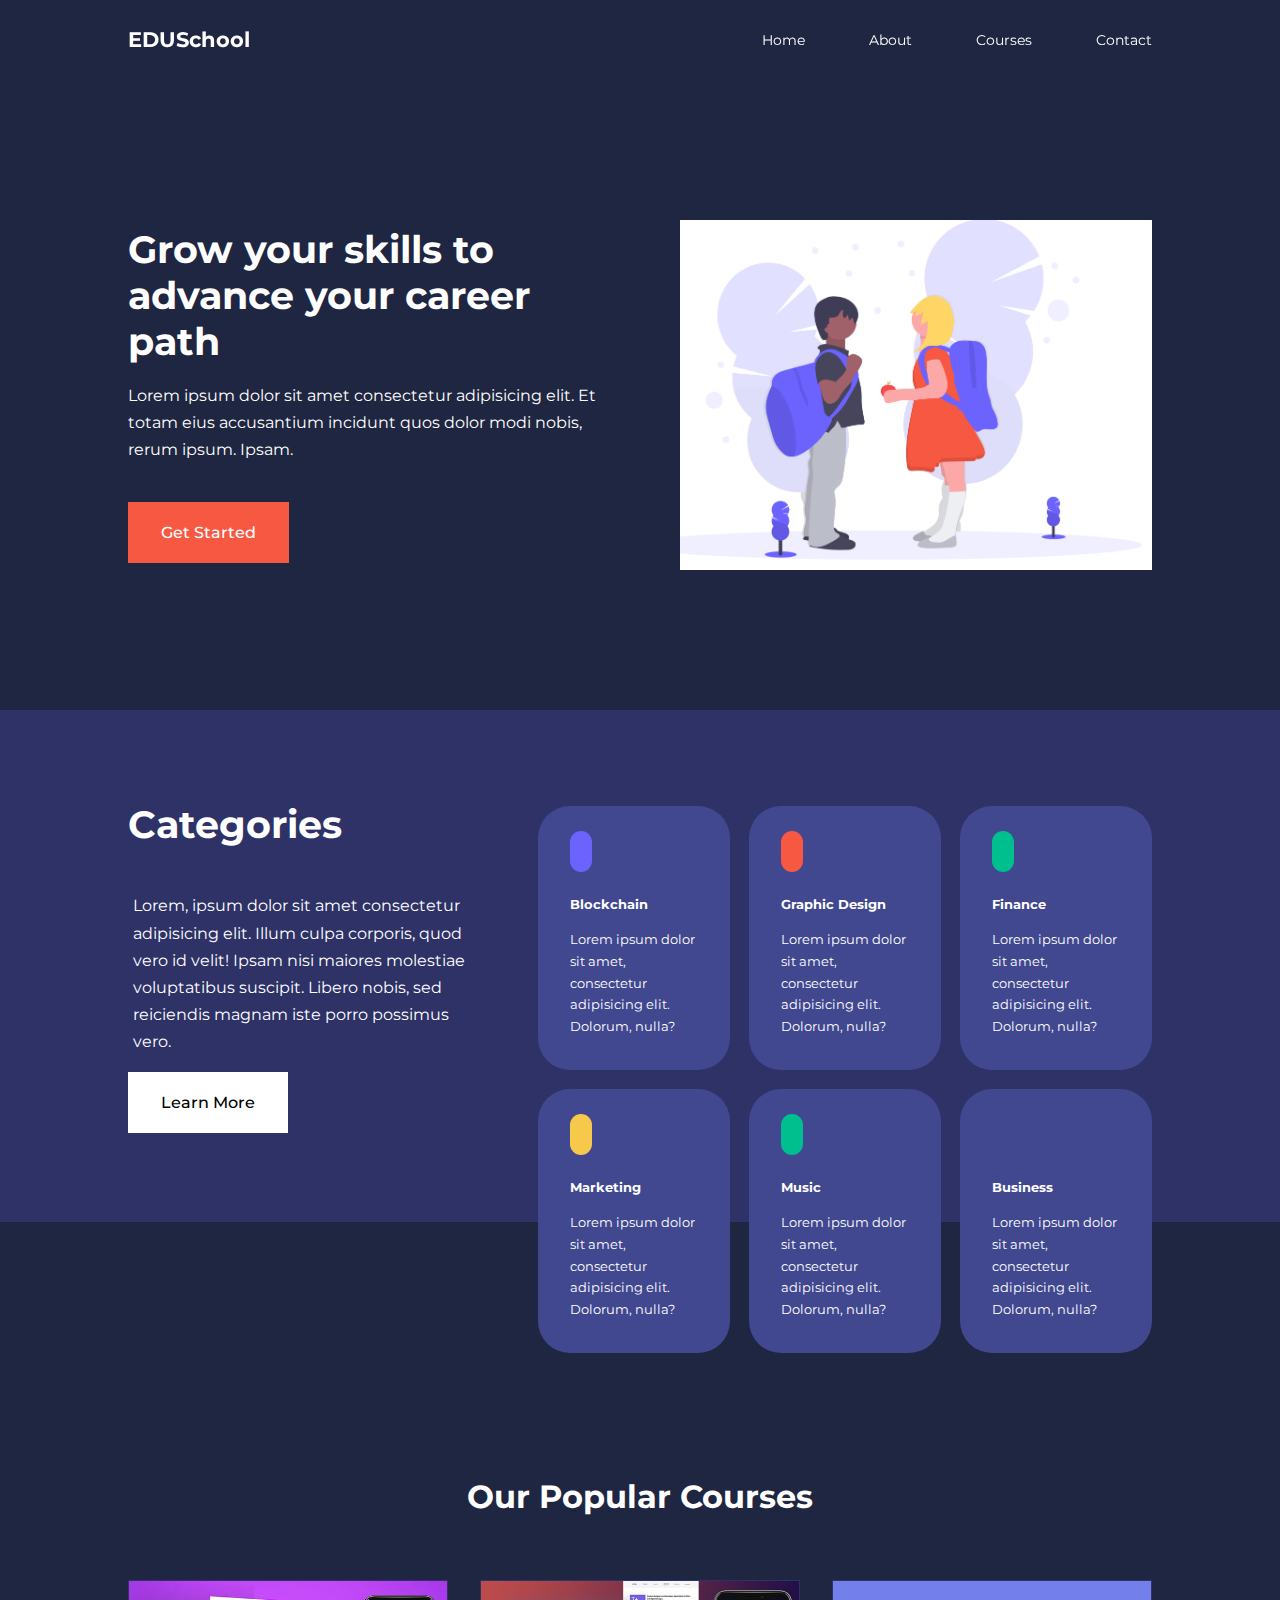
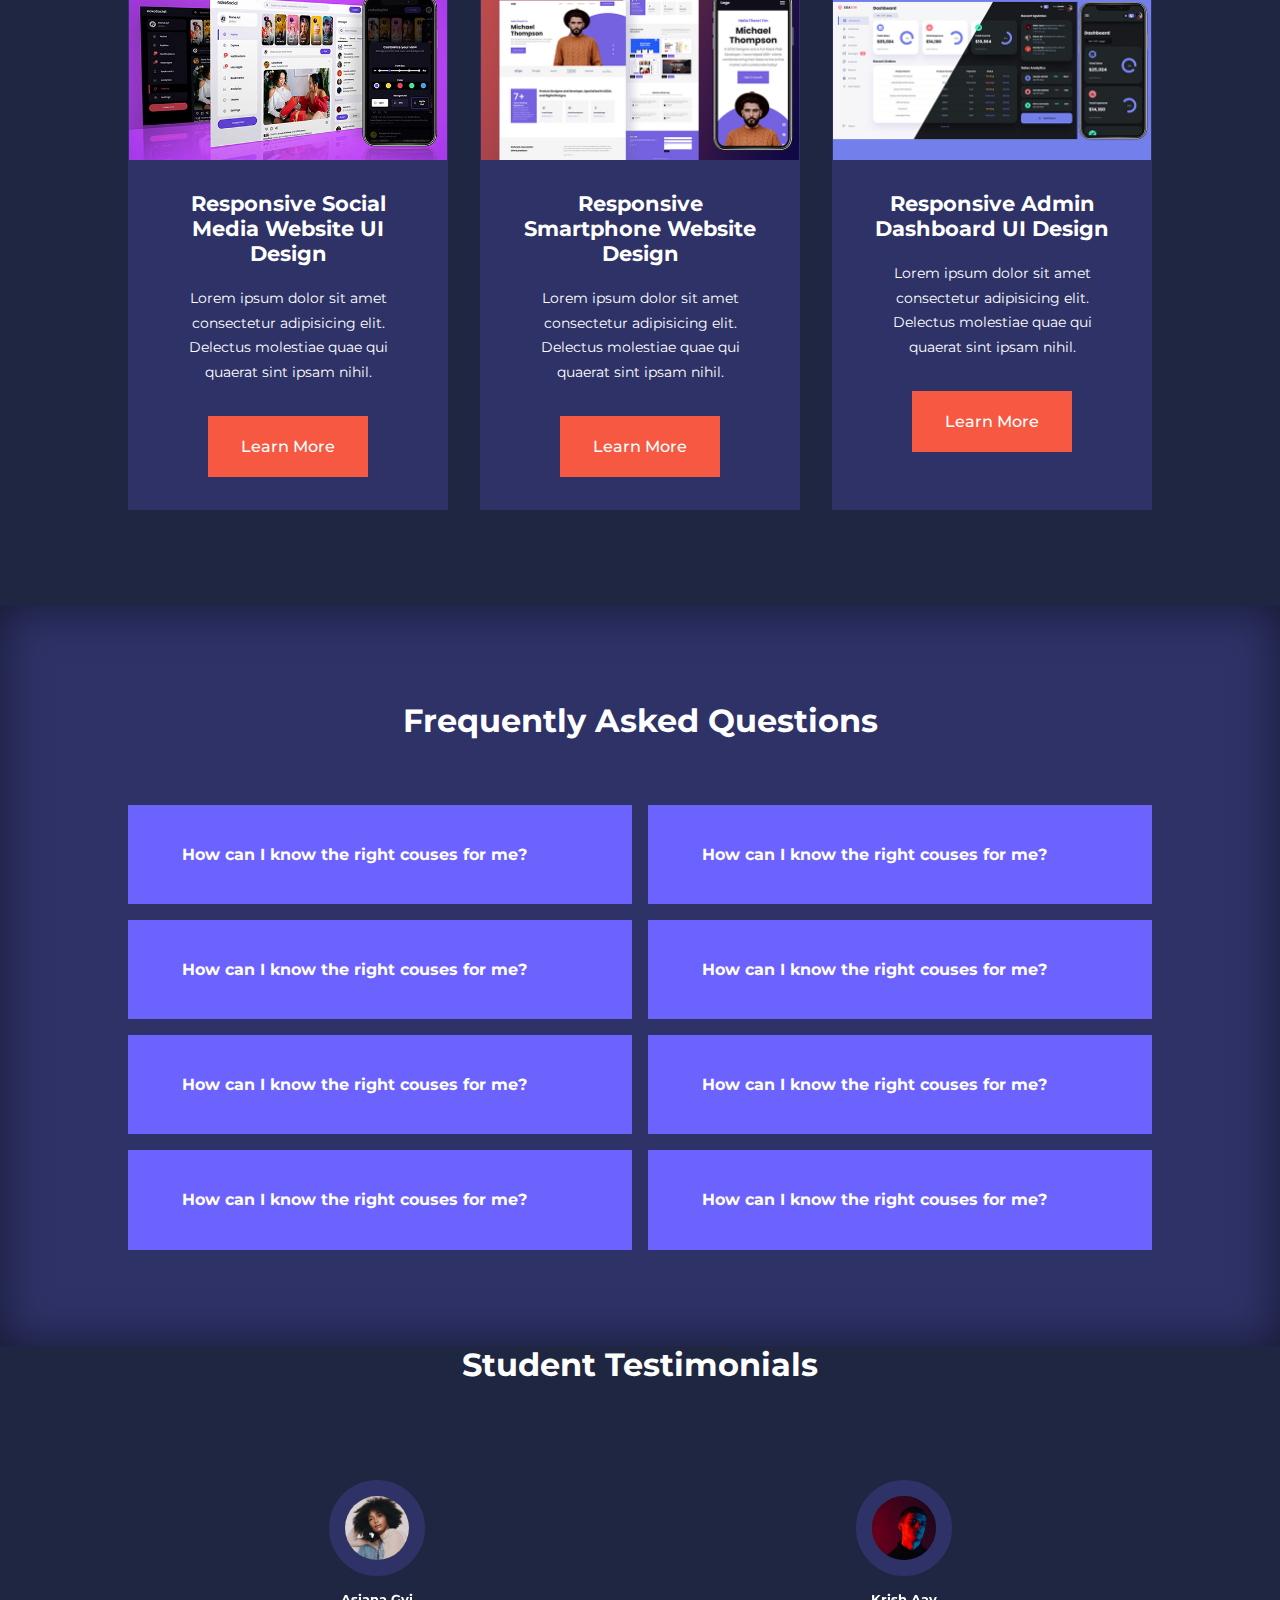
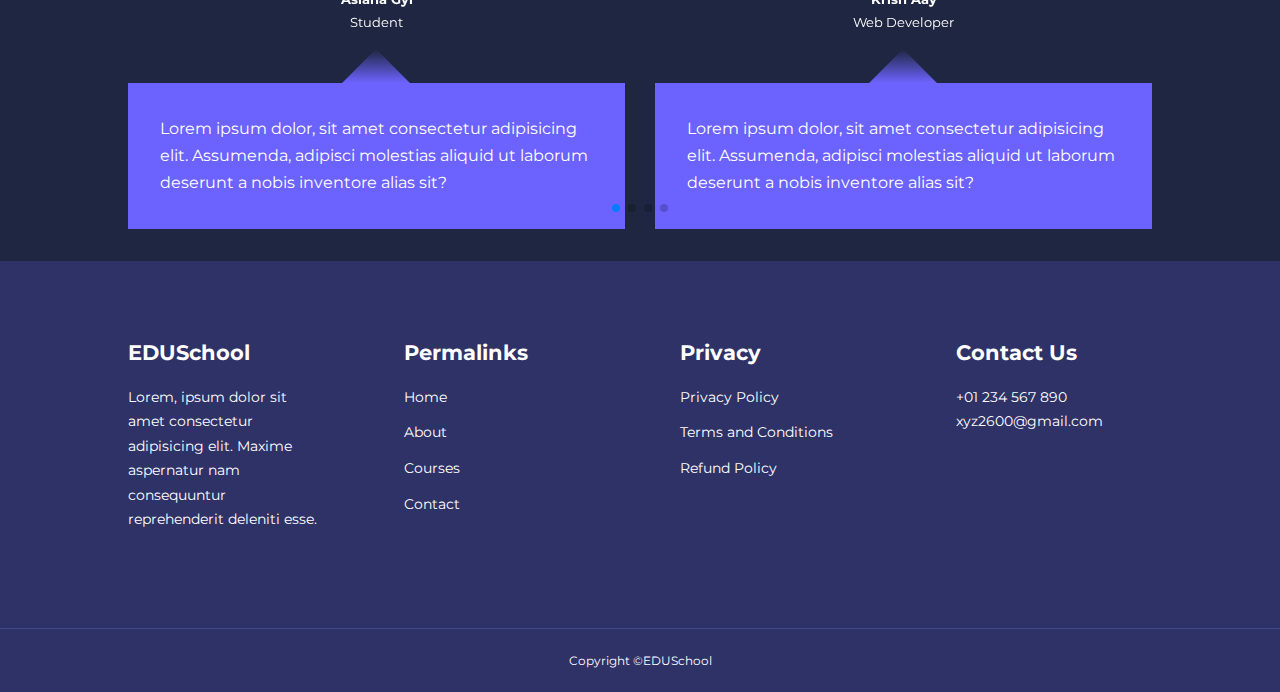
<file: index.html>
<!DOCTYPE html>
<html lang="en">
<head>
    <meta charset="UTF-8">
    <meta name="viewport" content="width=device-width, initial-scale=1.0">
    <title>Multipage responsive website </title>
 
   <link rel="stylesheet" href="./css/style.css">

   <!-- swiperjs -->
   <link rel="stylesheet"
     href="https://cdn.jsdelivr.net/npm/swiper@10/swiper-bundle.min.css"/>

   <!-- iconscout cdn -->
   <link rel="stylesheet" href="https://unicons.iconscout.com/release/v2.1.6/css/unicons.css">
    
   <!-- google fonts -->
   <link rel="preconnect" href="https://fonts.googleapis.com">
   <link rel="preconnect" href="https://fonts.gstatic.com" crossorigin>
   <link href="https://fonts.googleapis.com/css2?family=Montserrat:wght@300;400;500;600;700;800;900&family=Nunito:wght@200;300;400;500;600&display=swap" rel="stylesheet">


</head>
<body>
      
   <!-- ============= Navbar ============== -->
     <nav>
        <div class="container nav_container">
            <a href="index.html"><h4>EDUSchool</h4></a>
            <ul class="nav_menu">
                <li><a href="index.html">Home</a></li>
                <li><a href="about.html">About</a></li>
                <li><a href="courses.html">Courses</a></li>
                <li><a href="contact.html">Contact</a></li>
            </ul>
            <button id="open-menu-btn"><i class="uil uil-bars"></i></button>
            <button id="close-menu-btn"><i class="uil uil-multiply"></i></button>

        </div>
     </nav>


       <!-- ============= Header ============== -->

     <header>
        <div class="container header_container">
            <div class="header_left">
                <h1>Grow your skills to advance your career path </h1>
                <p>
                    Lorem ipsum dolor sit amet consectetur adipisicing elit.
                    Et totam eius accusantium incidunt quos dolor modi 
                    nobis, rerum ipsum. Ipsam.</p>
                    <a href="courses.html" class="btn btn-primary">Get Started</a>
            </div>
            <div class="header_right">
                <div class="header_right_image">
                    <img src="./images/main.png" alt="Started">
                </div>
            </div>
                
        </div>
     </header>

   
     <!-- +++++++++++ Categories +++++++++++++ -->

     <section class="categories">
        <div class="container categories_container">
            <div class="categories_left">
                <h1>Categories</h1>
                <p>
                    Lorem, ipsum dolor sit amet consectetur 
                    adipisicing elit. Illum culpa corporis, quod
                     vero id velit! Ipsam nisi maiores molestiae 
                     voluptatibus suscipit. Libero nobis, sed reiciendis 
                     magnam iste porro possimus vero.</p>

                 <a href="#" class="btn">Learn More</a>
            </div>
            <div class="categories_right">
                 <article class="category">
                    <span class="category_icon"><i class="uil uil-bitcoin-circle"></i></span>
                    <h5>Blockchain</h5>
                    <p>Lorem ipsum dolor sit amet, consectetur adipisicing elit. Dolorum, nulla?</p>
                 </article>

                 <article class="category">
                    <span class="category_icon"><i class="uil uil-palette"></i></span>
                    <h5>Graphic Design</h5>
                    <p>Lorem ipsum dolor sit amet, consectetur adipisicing elit. Dolorum, nulla?</p>
                 </article>

                 <article class="category">
                    <span class="category_icon"><i class="uil uil-usd-circle"></i></span>
                    <h5>Finance</h5>
                    <p>Lorem ipsum dolor sit amet, consectetur adipisicing elit. Dolorum, nulla?</p>
                 </article>

                 <article class="category">
                    <span class="category_icon"><i class="uil uil-megaphone"></i></span>
                    <h5>Marketing</h5>
                    <p>Lorem ipsum dolor sit amet, consectetur adipisicing elit. Dolorum, nulla?</p>
                 </article>

                 <article class="category">
                    <span class="category_icon"><i class="uil uil-music"></i></span>
                    <h5>Music</h5>
                    <p>Lorem ipsum dolor sit amet, consectetur adipisicing elit. Dolorum, nulla?</p>
                 </article>

                 <article class="category">
                    <span class="category_icon"><i class="uil uil-puzzle-piece"></i></span>
                    <h5>Business</h5>
                    <p>Lorem ipsum dolor sit amet, consectetur adipisicing elit. Dolorum, nulla?</p>
                 </article>

            </div>

        </div>
     </section>

     <!-- +++++++++++ Courses +++++++++++++ -->

     <section class="courses">
      <h2>Our Popular Courses</h2>
      <div class="container courses_container">
         <article class="course">
            <div class="course_img">
               <img src="./images/course1.jpg" alt="course1">
            </div>
            
            <div class="course_info">
               <h4>Responsive Social Media Website UI Design</h4>
            <p>Lorem ipsum dolor sit amet consectetur adipisicing elit.
                Delectus molestiae quae qui quaerat sint ipsam nihil.</p>
            <a href="courses.html" class="btn btn-primary">Learn More</a>
            </div>

         </article>

         <article class="course">
            <div class="course_img">
               <img src="./images/course2.jpg" alt="course1">
            </div>

             <div class="course_info">
               <h4>Responsive Smartphone Website Design</h4>
            <p>Lorem ipsum dolor sit amet consectetur adipisicing elit.
                Delectus molestiae quae qui quaerat sint ipsam nihil.</p>
            <a href="courses.html" class="btn btn-primary">Learn More</a>
             </div>
            
         </article>

         <article class="course">
            <div class="course_img">
               <img src="./images/course3.jpg" alt="course1">
            </div>
             <div class="course_info">
               <h4>Responsive Admin Dashboard UI Design</h4>
               <p>Lorem ipsum dolor sit amet consectetur adipisicing elit.
                   Delectus molestiae quae qui quaerat sint ipsam nihil.</p>
               <a href="courses.html" class="btn btn-primary">Learn More</a>
             </div>

         </article>
      </div>
     </section>

     <!-- +++++++++++ FAQs +++++++++++++ -->

      <section class="faqs">
         <h2>Frequently Asked Questions</h2>
         <div class="container faqs_container">
            <article class="faq">
               <div class="faq_icon"><i class="uil uil-plus"></i></div>
               <div class="ques_ans">
                  <h4>How can I know the right couses for me?</h4>
                  <p>Lorem ipsum dolor sit amet consectetur adipisicing elit. Odio, non. Sint, architecto temporibus quas amet eius laboriosam dolorem molestias magni.</p>
               </div>
            </article>

            <article class="faq">
               <div class="faq_icon"><i class="uil uil-plus"></i></div>
               <div class="ques_ans">
                  <h4>How can I know the right couses for me?</h4>
                  <p>Lorem ipsum dolor sit amet consectetur adipisicing elit. Odio, non. Sint, architecto temporibus quas amet eius laboriosam dolorem molestias magni.</p>
               </div>
            </article>

            <article class="faq">
               <div class="faq_icon"><i class="uil uil-plus"></i></div>
               <div class="ques_ans">
                  <h4>How can I know the right couses for me?</h4>
                  <p>Lorem ipsum dolor sit amet consectetur adipisicing elit. Odio, non. Sint, architecto temporibus quas amet eius laboriosam dolorem molestias magni.</p>
               </div>
            </article>

            <article class="faq">
               <div class="faq_icon"><i class="uil uil-plus"></i></div>
               <div class="ques_ans">
                  <h4>How can I know the right couses for me?</h4>
                  <p>Lorem ipsum dolor sit amet consectetur adipisicing elit. Odio, non. Sint, architecto temporibus quas amet eius laboriosam dolorem molestias magni.</p>
               </div>
            </article>

            <article class="faq">
               <div class="faq_icon"><i class="uil uil-plus"></i></div>
               <div class="ques_ans">
                  <h4>How can I know the right couses for me?</h4>
                  <p>Lorem ipsum dolor sit amet consectetur adipisicing elit. Odio, non. Sint, architecto temporibus quas amet eius laboriosam dolorem molestias magni.</p>
               </div>
            </article>

            <article class="faq">
               <div class="faq_icon"><i class="uil uil-plus"></i></div>
               <div class="ques_ans">
                  <h4>How can I know the right couses for me?</h4>
                  <p>Lorem ipsum dolor sit amet consectetur adipisicing elit. Odio, non. Sint, architecto temporibus quas amet eius laboriosam dolorem molestias magni.</p>
               </div>
            </article>

            <article class="faq">
               <div class="faq_icon"><i class="uil uil-plus"></i></div>
               <div class="ques_ans">
                  <h4>How can I know the right couses for me?</h4>
                  <p>Lorem ipsum dolor sit amet consectetur adipisicing elit. Odio, non. Sint, architecto temporibus quas amet eius laboriosam dolorem molestias magni.</p>
               </div>
            </article>

            <article class="faq">
               <div class="faq_icon"><i class="uil uil-plus"></i></div>
               <div class="ques_ans">
                  <h4>How can I know the right couses for me?</h4>
                  <p>Lorem ipsum dolor sit amet consectetur adipisicing elit. Odio, non. Sint, architecto temporibus quas amet eius laboriosam dolorem molestias magni.</p>
               </div>
            </article>

         </div>
      </section>

      <!-- ============ testimonials =========== -->
        
      <section class="container testimonials_container swiper mySwiper">
         <h2>Student Testimonials</h2>
         <div class="swiper-wrapper">
            <article class="testimonial swiper-slide">
                <div class="avatar">
                  <img src="./images/avatar1.jpg" alt="avatar1">
               </div>
                  <div class="testimonial_info">
                     <h5>Asiana Gyi</h5>
                     <small>Student</small>
                  </div>
                     <div class="testimonial_body">
                        <p>Lorem ipsum dolor, sit amet consectetur adipisicing elit. 
                           Assumenda, adipisci molestias aliquid ut laborum deserunt 
                           a nobis inventore alias sit?</p>                            
                </div>
            </article>

            <article class="testimonial swiper-slide">
               <div class="avatar">
                 <img src="./images/avatar2.jpg" alt="avatar2">
              </div>
                 <div class="testimonial_info">
                    <h5>Krish Aay</h5>
                    <small>Web Developer</small>
                 </div>
                    <div class="testimonial_body">
                       <p>Lorem ipsum dolor, sit amet consectetur adipisicing elit. 
                          Assumenda, adipisci molestias aliquid ut laborum deserunt 
                          a nobis inventore alias sit?</p>                            
               </div>
           </article>

           <article class="testimonial swiper-slide">
            <div class="avatar">
              <img src="./images/avatar3.jpg" alt="avatar1">
           </div>
              <div class="testimonial_info">
                 <h5>Adam Christ</h5>
                 <small>Student</small>
              </div>
                 <div class="testimonial_body">
                    <p>Lorem ipsum dolor, sit amet consectetur adipisicing elit. 
                       Assumenda, adipisci molestias aliquid ut laborum deserunt 
                       a nobis inventore alias sit?</p>                            
            </div>
        </article>

        <article class="testimonial swiper-slide">
         <div class="avatar">
           <img src="./images/avatar4.jpg" alt="avatar1">
        </div>
           <div class="testimonial_info">
              <h5>Hajia Montu</h5>
              <small>Student</small>
           </div>
              <div class="testimonial_body">
                 <p>Lorem ipsum dolor, sit amet consectetur adipisicing elit. 
                    Assumenda, adipisci molestias aliquid ut laborum deserunt 
                    a nobis inventore alias sit?</p>                            
            </div>
         </article>

         <article class="testimonial swiper-slide">
            <div class="avatar">
              <img src="./images/avatar5.jpg" alt="avatar1">
           </div>
              <div class="testimonial_info">
                 <h5>Khasia Faz</h5>
                 <small>Web Developer</small>
              </div>
                 <div class="testimonial_body">
                    <p>Lorem ipsum dolor, sit amet consectetur adipisicing elit. 
                       Assumenda, adipisci molestias aliquid ut laborum deserunt 
                       a nobis inventore alias sit?</p>                            
            </div>
        </article>
         </div>
         <!-- MARK -->
         <div class="swiper-pagination"></div>
         
      </section>
       
      <!-- ========= footer ========== -->
       
      <footer>
         <div class="container footer_container">
              <div class="footer_1">
               <a href="index.html" class="footer_logo"><h4>EDUSchool</h4></a>
               <p>Lorem, ipsum dolor sit amet consectetur adipisicing elit. Maxime aspernatur 
                  nam consequuntur reprehenderit deleniti esse.</p>
              </div>

              <div class="footer_2">
               <h4>Permalinks</h4>
               <ul class="permalinks">
                  <li><a href="index.html">Home</a></li>
                  <li><a href="about.html">About</a></li>
                  <li><a href="courses.html">Courses</a></li>
                  <li><a href="contact.html">Contact</a></li>
               </ul>
              </div>

              <div class="footer_3">
               <h4>Privacy</h4>
               <ul class="privacy">
                  <li><a href="#">Privacy Policy</a></li>
                  <li><a href="#">Terms and Conditions</a></li>
                  <li><a href="#">Refund Policy</a></li>
               </ul>
            </div>

            <div class="footer_4">
               <h4>Contact Us</h4>
               <div>
                  <p>+01 234 567 890</p>
                  <p>xyz2600@gmail.com</p>
               </div>
                  <ul class="footer_socials">
                     <li><a href="#"><i class="uil uil-facebook"></i></a></li>
                     <li><a href="#"><i class="uil uil-instagram-alt"></i></a></li>
                     <li><a href="#"><i class="uil uil-twitter"></i></a></li>
                     <li><a href="#"><i class="uil uil-linkedin-alt"></i></a></li>
                  </ul>
             </div>
            </div>
            <div class="footer_copyright">
              <small>Copyright &copy;EDUSchool</small>
            </div>
      </footer>



     <script src="https://cdn.jsdelivr.net/npm/swiper@10/swiper-bundle.min.js"></script>
     <script src="main.js"></script>



    <!-- swiper js -->
     <script>
       var swiper = new Swiper(".mySwiper", {
        slidesPerView: 1,
        spaceBetween: 30,
        pagination: {
          el: ".swiper-pagination",
          clickable: true,
        },
      //  when window width is>=600px
       breakpoints:{
         600:{
            slidesPerView: 2,
         }
       }
     
      });
    </script>

</body>
</html>
</file>
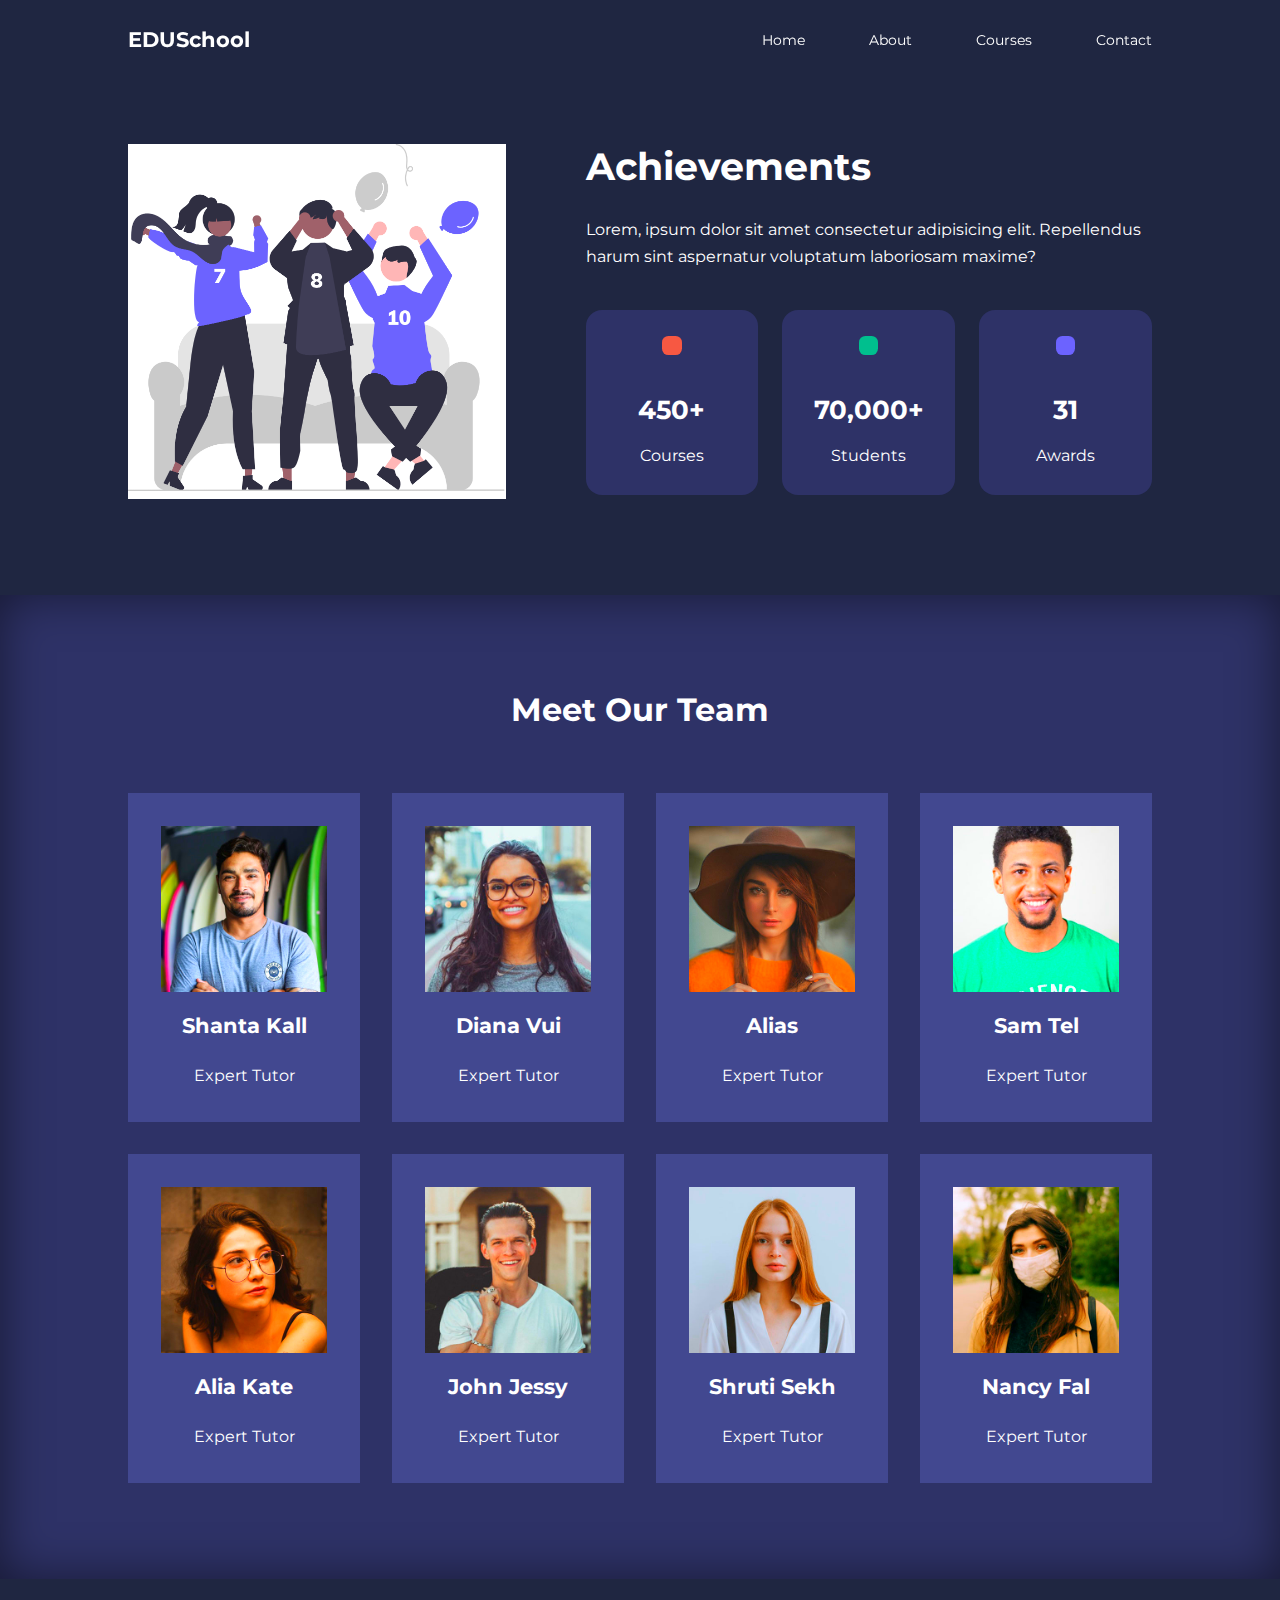
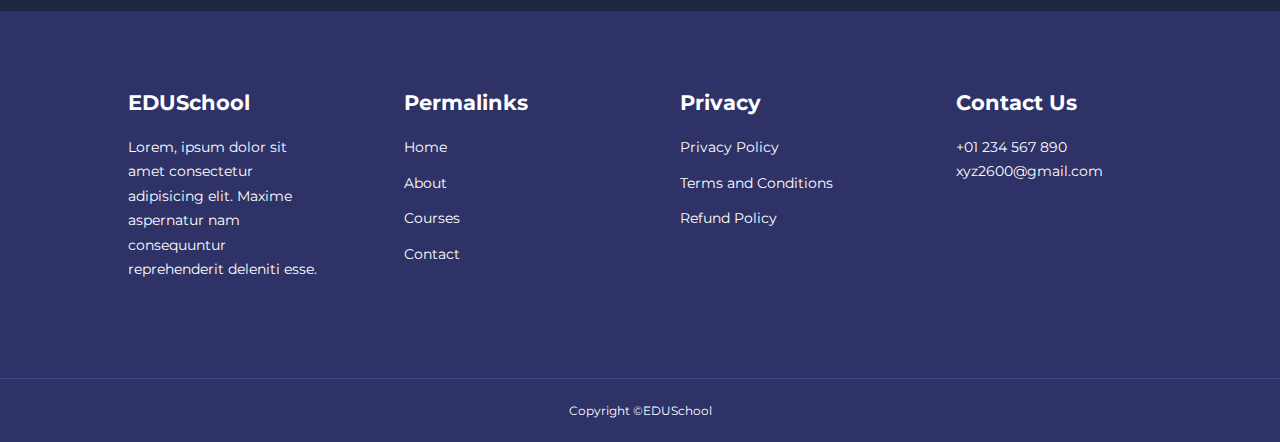
<file: about.html>
<!DOCTYPE html>
<html lang="en">
<head>
    <meta charset="UTF-8">
    <meta name="viewport" content="width=device-width, initial-scale=1.0">
    <title>Multipage responsive website </title>
 
   <link rel="stylesheet" href="./css/style.css">
   <link rel="stylesheet" href="./css/about.css">

  

   <!-- iconscout cdn -->
   <link rel="stylesheet" href="https://unicons.iconscout.com/release/v2.1.6/css/unicons.css">
    
   <!-- google fonts -->
   <link rel="preconnect" href="https://fonts.googleapis.com">
   <link rel="preconnect" href="https://fonts.gstatic.com" crossorigin>
   <link href="https://fonts.googleapis.com/css2?family=Montserrat:wght@300;400;500;600;700;800;900&family=Nunito:wght@200;300;400;500;600&display=swap" rel="stylesheet">
</head>
<body>
      
   <!-- ============= Navbar ============== -->
     <nav>
        <div class="container nav_container">
            <a href="index.html"><h4>EDUSchool</h4></a>
            <ul class="nav_menu">
                <li><a href="index.html">Home</a></li>
                <li><a href="about.html">About</a></li>
                <li><a href="courses.html">Courses</a></li>
                <li><a href="contact.html">Contact</a></li>
            </ul>
            <button id="open-menu-btn"><i class="uil uil-bars"></i></button>
            <button id="close-menu-btn"><i class="uil uil-multiply"></i></button>

        </div>
     </nav>

     <!-- ====== Achievement section ========= -->

     <section class="about_achievements">
        <div class="container about_achievements_conatiner">
            <div class="about_achievements_left">
                <img src="./images/about_achiec.png" alt="">
            </div>
            <div class="about_achievements_right">
               <h1>Achievements</h1>
               <p>Lorem, ipsum dolor sit amet consectetur adipisicing elit.
                 Repellendus harum sint aspernatur voluptatum laboriosam maxime?</p>
               <div class="achievements_cards">
                 <article class="achievement_card">
                    <span class="achievement_icon"><i class="uil uil-video"></i></span>
                    <h3>450+</h3>
                    <p>Courses</p>
                 </article>

                 <article class="achievement_card">
                    <span class="achievement_icon"><i class="uil uil-users-alt"></i></span>
                    <h3>70,000+</h3>
                    <p>Students</p>
                 </article>

                 <article class="achievement_card">
                    <span class="achievement_icon"><i class="uil uil-award"></i></span>
                    <h3>31</h3>
                    <p>Awards</p>
                 </article>

               </div>
            </div>
        </div>
     </section>

     <!-- ========= Team Section ========== -->
     <section class="team">
        <h2>Meet Our Team</h2>
        <div class="container team_container">

            <article class="team_member">
                <div class="team_member_img">
                    <img src="./images/tm1.jpg" alt="1">
                </div>
                <div class="team_member_info">
                    <h4>Shanta Kall</h4>
                    <p>Expert Tutor</p>
                </div>
                <div class="team_member_socials">
                    <a href="https://instagram.com"><i class="uil uil-instagram-alt"></i></a>
                    <a href="https://twitter.com"><i class="uil uil-twitter-alt"></i></a>
                    <a href="https://linkedin.com"><i class="uil uil-linkedin-alt"></i></a>
                </div>
            </article>

            <article class="team_member">
                <div class="team_member_img">
                    <img src="./images/tm2.jpg" alt="1">
                </div>
                <div class="team_member_info">
                    <h4>Diana Vui</h4>
                    <p>Expert Tutor</p>
                </div>
                <div class="team_member_socials">
                    <a href="https://instagram.com"><i class="uil uil-instagram-alt"></i></a>
                    <a href="https://twitter.com"><i class="uil uil-twitter-alt"></i></a>
                    <a href="https://linkedin.com"><i class="uil uil-linkedin-alt"></i></a>
                </div>
            </article>

            <article class="team_member">
                <div class="team_member_img">
                    <img src="./images/tm3.jpg" alt="1">
                </div>
                <div class="team_member_info">
                    <h4>Alias</h4>
                    <p>Expert Tutor</p>
                </div>
                <div class="team_member_socials">
                    <a href="https://instagram.com"><i class="uil uil-instagram-alt"></i></a>
                    <a href="https://twitter.com"><i class="uil uil-twitter-alt"></i></a>
                    <a href="https://linkedin.com"><i class="uil uil-linkedin-alt"></i></a>
                </div>
            </article>

            <article class="team_member">
                <div class="team_member_img">
                    <img src="./images/tm4.jpg" alt="1">
                </div>
                <div class="team_member_info">
                    <h4>Sam Tel</h4>
                    <p>Expert Tutor</p>
                </div>
                <div class="team_member_socials">
                    <a href="https://instagram.com"><i class="uil uil-instagram-alt"></i></a>
                    <a href="https://twitter.com"><i class="uil uil-twitter-alt"></i></a>
                    <a href="https://linkedin.com"><i class="uil uil-linkedin-alt"></i></a>
                </div>
            </article>

            <article class="team_member">
                <div class="team_member_img">
                    <img src="./images/tm5.jpg" alt="1">
                </div>
                <div class="team_member_info">
                    <h4>Alia Kate</h4>
                    <p>Expert Tutor</p>
                </div>
                <div class="team_member_socials">
                    <a href="https://instagram.com"><i class="uil uil-instagram-alt"></i></a>
                    <a href="https://twitter.com"><i class="uil uil-twitter-alt"></i></a>
                    <a href="https://linkedin.com"><i class="uil uil-linkedin-alt"></i></a>
                </div>
            </article>

            <article class="team_member">
                <div class="team_member_img">
                    <img src="./images/tm6.jpg" alt="1">
                </div>
                <div class="team_member_info">
                    <h4>John Jessy</h4>
                    <p>Expert Tutor</p>
                </div>
                <div class="team_member_socials">
                    <a href="https://instagram.com"><i class="uil uil-instagram-alt"></i></a>
                    <a href="https://twitter.com"><i class="uil uil-twitter-alt"></i></a>
                    <a href="https://linkedin.com"><i class="uil uil-linkedin-alt"></i></a>
                </div>
            </article>

            <article class="team_member">
                <div class="team_member_img">
                    <img src="./images/tm7.jpg" alt="1">
                </div>
                <div class="team_member_info">
                    <h4>Shruti Sekh</h4>
                    <p>Expert Tutor</p>
                </div>
                <div class="team_member_socials">
                    <a href="https://instagram.com"><i class="uil uil-instagram-alt"></i></a>
                    <a href="https://twitter.com"><i class="uil uil-twitter-alt"></i></a>
                    <a href="https://linkedin.com"><i class="uil uil-linkedin-alt"></i></a>
                </div>
            </article>

            <article class="team_member">
                <div class="team_member_img">
                    <img src="./images/tm9.jpg" alt="1">
                </div>
                <div class="team_member_info">
                    <h4>Nancy Fal</h4>
                    <p>Expert Tutor</p>
                </div>
                <div class="team_member_socials">
                    <a href="https://instagram.com"><i class="uil uil-instagram-alt"></i></a>
                    <a href="https://twitter.com"><i class="uil uil-twitter-alt"></i></a>
                    <a href="https://linkedin.com"><i class="uil uil-linkedin-alt"></i></a>
                </div>
            </article>
        
        </div>
     </section>

     <footer>
        <div class="container footer_container">
             <div class="footer_1">
              <a href="index.html" class="footer_logo"><h4>EDUSchool</h4></a>
              <p>Lorem, ipsum dolor sit amet consectetur adipisicing elit. Maxime aspernatur 
                 nam consequuntur reprehenderit deleniti esse.</p>
             </div>

             <div class="footer_2">
              <h4>Permalinks</h4>
              <ul class="permalinks">
                 <li><a href="index.html">Home</a></li>
                 <li><a href="about.html">About</a></li>
                 <li><a href="courses.html">Courses</a></li>
                 <li><a href="contact.html">Contact</a></li>
              </ul>
             </div>

             <div class="footer_3">
              <h4>Privacy</h4>
              <ul class="privacy">
                 <li><a href="#">Privacy Policy</a></li>
                 <li><a href="#">Terms and Conditions</a></li>
                 <li><a href="#">Refund Policy</a></li>
              </ul>
           </div>

           <div class="footer_4">
              <h4>Contact Us</h4>
              <div>
                 <p>+01 234 567 890</p>
                 <p>xyz2600@gmail.com</p>
              </div>
                 <ul class="footer_socials">
                    <li><a href="#"><i class="uil uil-facebook"></i></a></li>
                    <li><a href="#"><i class="uil uil-instagram-alt"></i></a></li>
                    <li><a href="#"><i class="uil uil-twitter"></i></a></li>
                    <li><a href="#"><i class="uil uil-linkedin-alt"></i></a></li>
                 </ul>
            </div>
           </div>
           <div class="footer_copyright">
             <small>Copyright &copy;EDUSchool</small>
           </div>
     </footer>



    
    <script src="main.js"></script>

</body>
</html>
</file>
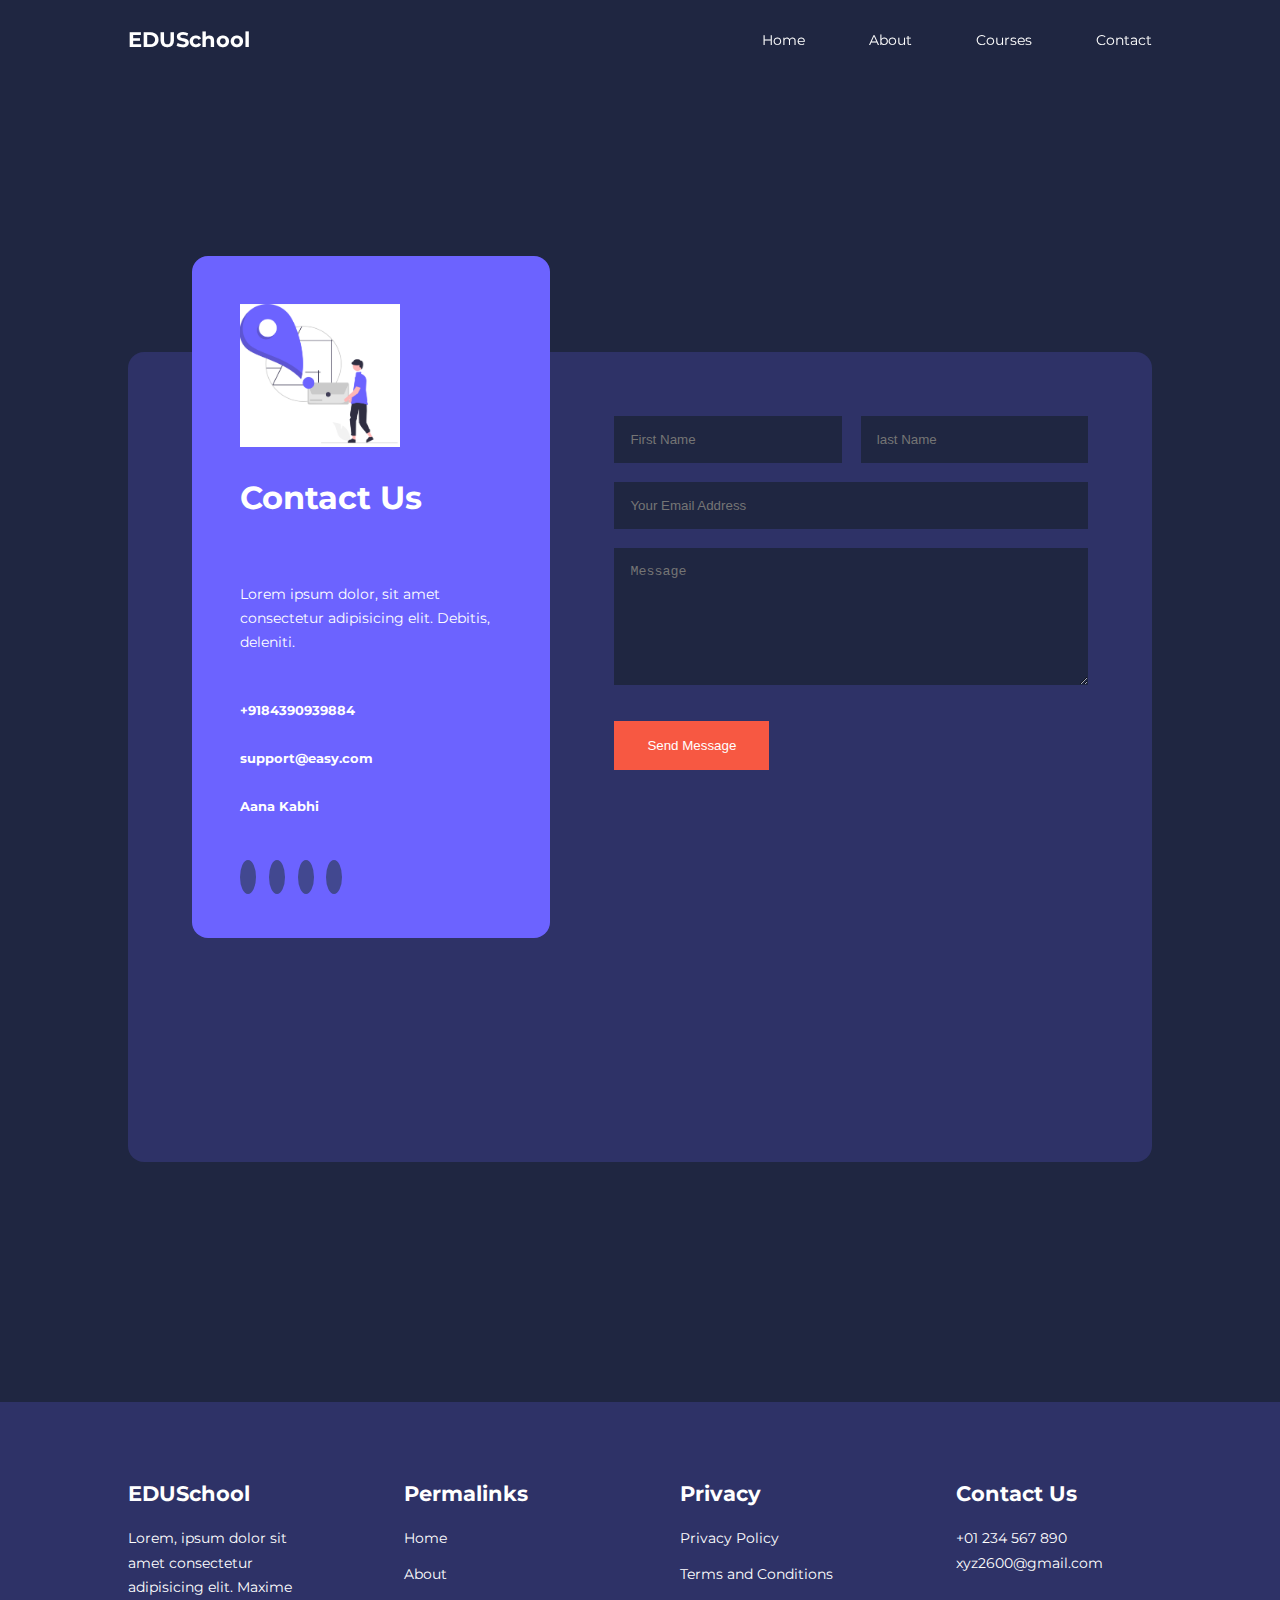
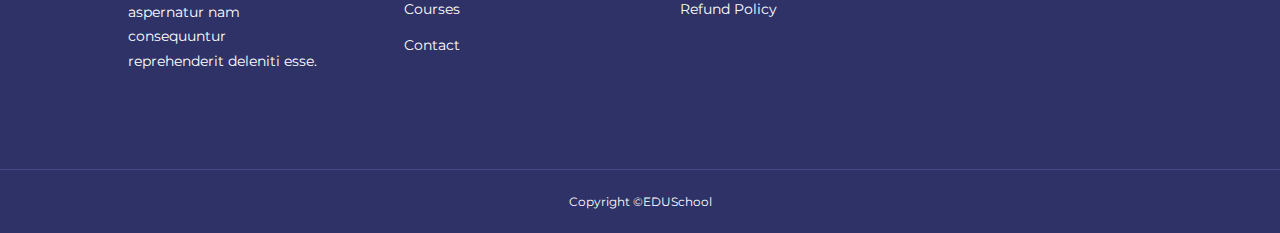
<file: contact.html>
<!DOCTYPE html>
<html lang="en">
<head>
    <meta charset="UTF-8">
    <meta name="viewport" content="width=device-width, initial-scale=1.0">
    <title>Multipage responsive website </title>
 
   <link rel="stylesheet" href="./css/style.css">
   <link rel="stylesheet" href="./css/contacts.css">
   
  

   <!-- iconscout cdn -->
   <link rel="stylesheet" href="https://unicons.iconscout.com/release/v2.1.6/css/unicons.css">
    
   <!-- google fonts -->
   <link rel="preconnect" href="https://fonts.googleapis.com">
   <link rel="preconnect" href="https://fonts.gstatic.com" crossorigin>
   <link href="https://fonts.googleapis.com/css2?family=Montserrat:wght@300;400;500;600;700;800;900&family=Nunito:wght@200;300;400;500;600&display=swap" rel="stylesheet">
</head>
<body>
      
   <!-- ============= Navbar ============== -->
     <nav>
        <div class="container nav_container">
            <a href="index.html"><h4>EDUSchool</h4></a>
            <ul class="nav_menu">
                <li><a href="index.html">Home</a></li>
                <li><a href="about.html">About</a></li>
                <li><a href="courses.html">Courses</a></li>
                <li><a href="contact.html">Contact</a></li>
            </ul>
            <button id="open-menu-btn"><i class="uil uil-bars"></i></button>
            <button id="close-menu-btn"><i class="uil uil-multiply"></i></button>

        </div>
     </nav>

     <section class="contact">
        <div class="container contact_container">
            <aside class="contact_aside">
                <div class="aside_img">
                    <img src="./images/contact.png" alt="">
                </div>
                <h2>Contact Us</h2>
                <p>Lorem ipsum dolor, sit amet consectetur adipisicing elit.
                     Debitis, deleniti.
                </p>
                <ul class="contact_details">
                    <li>
                        <i class="uil uil-phone-times"></i>
                        <h5>+9184390939884</h5>
                    </li>
                    <li>
                        <i class="uil uil-message"></i>
                        <h5>support@easy.com</h5>
                    </li>
                    <li>
                        <i class="uil uil-location-point"></i>
                        <h5>Aana Kabhi</h5>
                    </li>
                </ul>
                <ul class="contact_socials">
                    <li><a href="https://facebook.com"><i class="uil uil-facebook-f"></i></a></li>
                    <li><a href="https://twitter.com"><i class="uil uil-twitter-alt"></i></a></li>
                    <li><a href="https://instagram.com"><i class="uil uil-instagram-alt"></i></a></li>
                    <li><a href="https://linkedin.com"><i class="uil uil-linkedin-alt"></i></a></li>
                </ul>
            </aside>

            <form action="https://formspree.io/f/myyqznyl" method="POST" class="contact_form">
                <div class="form_name">
                    <input type="text" name="firstName" placeholder="First Name" required>
                    <input type="text" name="lastName" placeholder="last Name" required>
                </div>
                <input type="email" name="email_id" placeholder="Your Email Address" required >
                <textarea name="Message" placeholder="Message" rows="7" required></textarea>
                <button type="submit" class="btn btn-primary">Send Message</button>
            </form>
        </div>
     </section>


     <footer>
        <div class="container footer_container">
             <div class="footer_1">
              <a href="index.html" class="footer_logo"><h4>EDUSchool</h4></a>
              <p>Lorem, ipsum dolor sit amet consectetur adipisicing elit. Maxime aspernatur 
                 nam consequuntur reprehenderit deleniti esse.</p>
             </div>

             <div class="footer_2">
              <h4>Permalinks</h4>
              <ul class="permalinks">
                 <li><a href="index.html">Home</a></li>
                 <li><a href="about.html">About</a></li>
                 <li><a href="courses.html">Courses</a></li>
                 <li><a href="contact.html">Contact</a></li>
              </ul>
             </div>

             <div class="footer_3">
              <h4>Privacy</h4>
              <ul class="privacy">
                 <li><a href="#">Privacy Policy</a></li>
                 <li><a href="#">Terms and Conditions</a></li>
                 <li><a href="#">Refund Policy</a></li>
              </ul>
           </div>

           <div class="footer_4">
              <h4>Contact Us</h4>
              <div>
                 <p>+01 234 567 890</p>
                 <p>xyz2600@gmail.com</p>
              </div>
                 <ul class="footer_socials">
                    <li><a href="#"><i class="uil uil-facebook"></i></a></li>
                    <li><a href="#"><i class="uil uil-instagram-alt"></i></a></li>
                    <li><a href="#"><i class="uil uil-twitter"></i></a></li>
                    <li><a href="#"><i class="uil uil-linkedin-alt"></i></a></li>
                 </ul>
            </div>
           </div>
           <div class="footer_copyright">
             <small>Copyright &copy;EDUSchool</small>
           </div>
     </footer>



    
    <script src="main.js"></script>

</body>
</html>
</file>
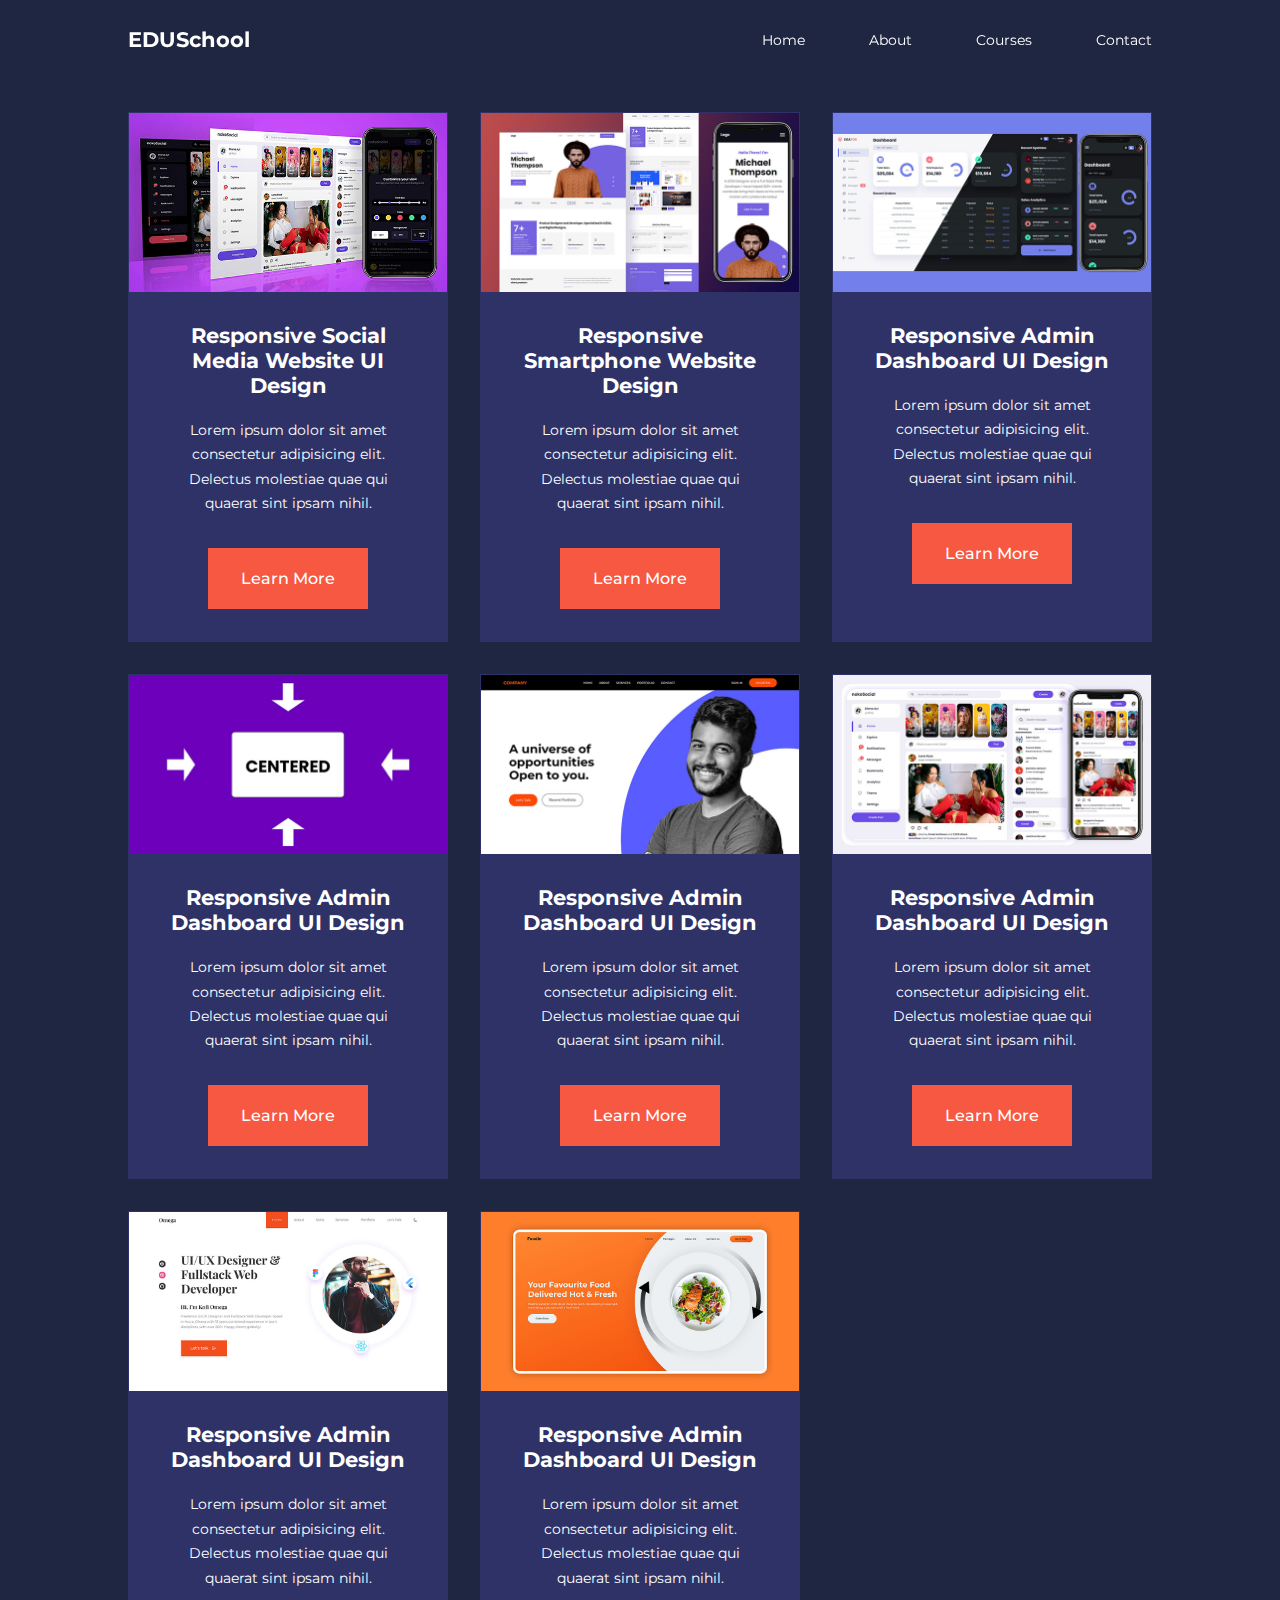
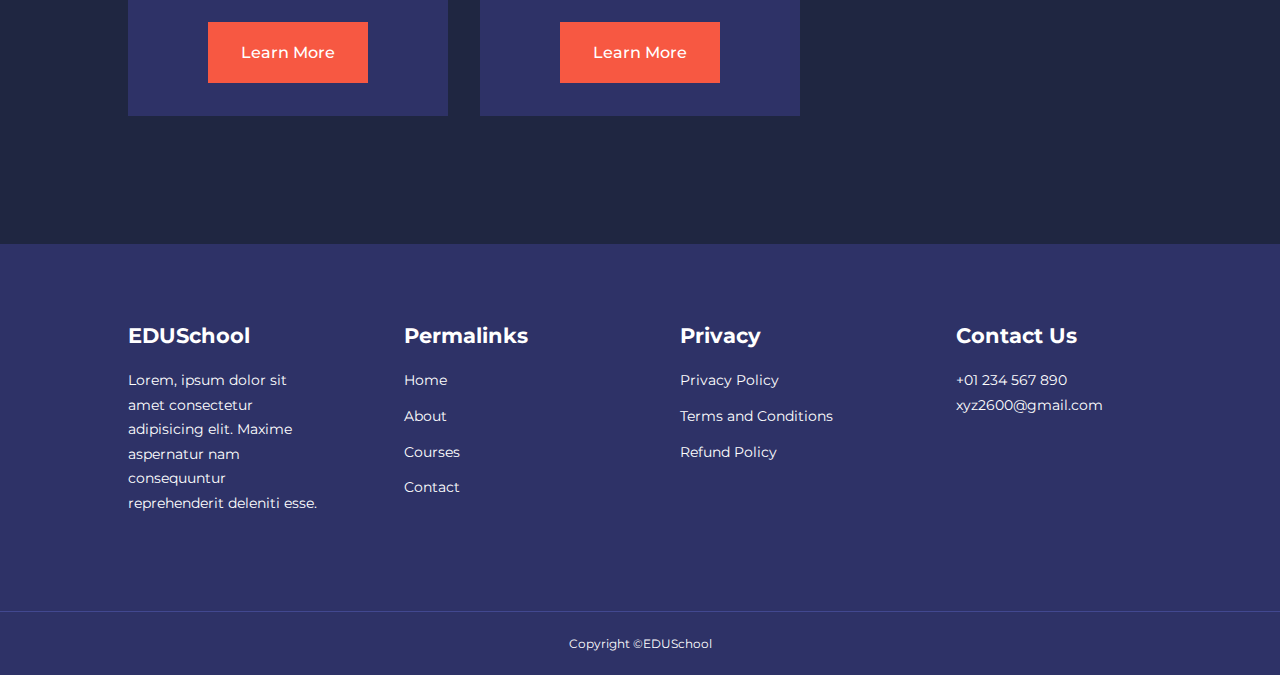
<file: courses.html>
<!DOCTYPE html>
<html lang="en">
<head>
    <meta charset="UTF-8">
    <meta name="viewport" content="width=device-width, initial-scale=1.0">
    <title>Multipage responsive website </title>
 
   <link rel="stylesheet" href="./css/style.css">
   
   <style>
    .courses{
        margin-top: 1rem;
    }
   </style>

  

   <!-- iconscout cdn -->
   <link rel="stylesheet" href="https://unicons.iconscout.com/release/v2.1.6/css/unicons.css">
    
   <!-- google fonts -->
   <link rel="preconnect" href="https://fonts.googleapis.com">
   <link rel="preconnect" href="https://fonts.gstatic.com" crossorigin>
   <link href="https://fonts.googleapis.com/css2?family=Montserrat:wght@300;400;500;600;700;800;900&family=Nunito:wght@200;300;400;500;600&display=swap" rel="stylesheet">
</head>
<body>
      
   <!-- ============= Navbar ============== -->
     <nav>
        <div class="container nav_container">
            <a href="index.html"><h4>EDUSchool</h4></a>
            <ul class="nav_menu">
                <li><a href="index.html">Home</a></li>
                <li><a href="about.html">About</a></li>
                <li><a href="courses.html">Courses</a></li>
                <li><a href="contact.html">Contact</a></li>
            </ul>
            <button id="open-menu-btn"><i class="uil uil-bars"></i></button>
            <button id="close-menu-btn"><i class="uil uil-multiply"></i></button>

        </div>
     </nav>

     
     <section class="courses">
      <div class="container courses_container">
         <article class="course">
            <div class="course_img">
               <img src="./images/course1.jpg" alt="course1">
            </div>
            
            <div class="course_info">
               <h4>Responsive Social Media Website UI Design</h4>
            <p>Lorem ipsum dolor sit amet consectetur adipisicing elit.
                Delectus molestiae quae qui quaerat sint ipsam nihil.</p>
            <a href="courses.html" class="btn btn-primary">Learn More</a>
            </div>

         </article>

         <article class="course">
            <div class="course_img">
               <img src="./images/course2.jpg" alt="course1">
            </div>

             <div class="course_info">
               <h4>Responsive Smartphone Website Design</h4>
            <p>Lorem ipsum dolor sit amet consectetur adipisicing elit.
                Delectus molestiae quae qui quaerat sint ipsam nihil.</p>
            <a href="courses.html" class="btn btn-primary">Learn More</a>
             </div>
            
         </article>

         <article class="course">
            <div class="course_img">
               <img src="./images/course3.jpg" alt="course1">
            </div>
             <div class="course_info">
               <h4>Responsive Admin Dashboard UI Design</h4>
               <p>Lorem ipsum dolor sit amet consectetur adipisicing elit.
                   Delectus molestiae quae qui quaerat sint ipsam nihil.</p>
               <a href="courses.html" class="btn btn-primary">Learn More</a>
             </div>

         </article>

         <article class="course">
            <div class="course_img">
               <img src="./images/course4.jpg" alt="course1">
            </div>
             <div class="course_info">
               <h4>Responsive Admin Dashboard UI Design</h4>
               <p>Lorem ipsum dolor sit amet consectetur adipisicing elit.
                   Delectus molestiae quae qui quaerat sint ipsam nihil.</p>
               <a href="courses.html" class="btn btn-primary">Learn More</a>
             </div>

         </article>

         <article class="course">
            <div class="course_img">
               <img src="./images/course5.jpg" alt="course1">
            </div>
             <div class="course_info">
               <h4>Responsive Admin Dashboard UI Design</h4>
               <p>Lorem ipsum dolor sit amet consectetur adipisicing elit.
                   Delectus molestiae quae qui quaerat sint ipsam nihil.</p>
               <a href="courses.html" class="btn btn-primary">Learn More</a>
             </div>

         </article>

         <article class="course">
            <div class="course_img">
               <img src="./images/course6.jpg" alt="course1">
            </div>
             <div class="course_info">
               <h4>Responsive Admin Dashboard UI Design</h4>
               <p>Lorem ipsum dolor sit amet consectetur adipisicing elit.
                   Delectus molestiae quae qui quaerat sint ipsam nihil.</p>
               <a href="courses.html" class="btn btn-primary">Learn More</a>
             </div>

         </article>

         <article class="course">
            <div class="course_img">
               <img src="./images/course7.jpg" alt="course1">
            </div>
             <div class="course_info">
               <h4>Responsive Admin Dashboard UI Design</h4>
               <p>Lorem ipsum dolor sit amet consectetur adipisicing elit.
                   Delectus molestiae quae qui quaerat sint ipsam nihil.</p>
               <a href="courses.html" class="btn btn-primary">Learn More</a>
             </div>

         </article>

         <article class="course">
            <div class="course_img">
               <img src="./images/course8.jpg" alt="course1">
            </div>
             <div class="course_info">
               <h4>Responsive Admin Dashboard UI Design</h4>
               <p>Lorem ipsum dolor sit amet consectetur adipisicing elit.
                   Delectus molestiae quae qui quaerat sint ipsam nihil.</p>
               <a href="courses.html" class="btn btn-primary">Learn More</a>
             </div>

         </article>
      </div>
     </section>

     <footer>
        <div class="container footer_container">
             <div class="footer_1">
              <a href="index.html" class="footer_logo"><h4>EDUSchool</h4></a>
              <p>Lorem, ipsum dolor sit amet consectetur adipisicing elit. Maxime aspernatur 
                 nam consequuntur reprehenderit deleniti esse.</p>
             </div>

             <div class="footer_2">
              <h4>Permalinks</h4>
              <ul class="permalinks">
                 <li><a href="index.html">Home</a></li>
                 <li><a href="about.html">About</a></li>
                 <li><a href="courses.html">Courses</a></li>
                 <li><a href="contact.html">Contact</a></li>
              </ul>
             </div>

             <div class="footer_3">
              <h4>Privacy</h4>
              <ul class="privacy">
                 <li><a href="#">Privacy Policy</a></li>
                 <li><a href="#">Terms and Conditions</a></li>
                 <li><a href="#">Refund Policy</a></li>
              </ul>
           </div>

           <div class="footer_4">
              <h4>Contact Us</h4>
              <div>
                 <p>+01 234 567 890</p>
                 <p>xyz2600@gmail.com</p>
              </div>
                 <ul class="footer_socials">
                    <li><a href="#"><i class="uil uil-facebook"></i></a></li>
                    <li><a href="#"><i class="uil uil-instagram-alt"></i></a></li>
                    <li><a href="#"><i class="uil uil-twitter"></i></a></li>
                    <li><a href="#"><i class="uil uil-linkedin-alt"></i></a></li>
                 </ul>
            </div>
           </div>
           <div class="footer_copyright">
             <small>Copyright &copy;EDUSchool</small>
           </div>
     </footer>



    
    <script src="main.js"></script>

</body>
</html>
</file>
<file: css/style.css>
*{
    margin:0;
    padding: 0;
    box-sizing: border-box;
    border: 0;
    outline: 0;
    text-decoration: none;
    list-style: none;
}

/* css variables */
:root{
    --color-primary:#6c63ff;
    --color-success:#00bf8e;
    --color-warning:#f7c94b;
    --color-danger:#f75842;
    --color-danger-variant:rgba(247,88,88,0.4);
    --color-white:#fff;
    --color-light:rgba(255,255,255,0.7);
    --color-black:#000;
    --color-bg:#1f2641;
    --color-bg1:#2e3267;
    --color-bg2:#424890;

    --container-width-lg:80%;
    --container-width-md:90%;
    --container-width-sm:94%;

    --transition:all 400ms ease;
}

body{
    font-family: 'Montserrat', sans-serif;
    line-height: 1.7;
    color:var(--color-white);
    background:var(--color-bg);
}

.container{
    width: var(--container-width-lg);
    margin: 0 auto;
}

section{
    padding: 6rem 0;
    /* 1 rem = 16 pixels */
}

section h2{
    text-align: center;
    margin-bottom: 4rem;
}

h1,h2,h3,h4,h5{
    line-height:1.2 ;
}

h1{
    font-size: 2.4rem;
}

h2{
    font-size: 2rem;
}

h3{
    font-size: 1.6rem;
}

h4{
    font-size: 1.3rem;
}

a{
    color: var(--color-white);
}

img{
    width: 100%;
    display:block;
    object-fit: cover;
}

.btn{
    display: inline-block;
    background: var(--color-white);
    color: var(--color-black);
    padding: 1rem 2rem;
    border: 1px solid transparent;
    font-weight: 500;
    transition: var(--transition);
}

.btn:hover{
    background: transparent;
    color: var(--color-white);
    border-color: var(--color-white);
}

.btn-primary{
    background: var(--color-danger);
    color: var(--color-white);
}

/* ============ Navbar ============ */
nav{
    background: transparent;
    width: 100vw;
    height: 5rem;
    position: fixed;
    top:0;
    z-index: 11;
}

/*changing navbar on scrolling*/
.window-scroll{
    background: var(--color-primary);
    box-shadow: 0 1rem 2rem rgba(0,0,0,0.2);
}

.nav_container{
    height: 100%;
    display: flex;
    justify-content: space-between;
    align-items: center;   
}

nav button{
    display: none;
}

.nav_menu{
    display:flex;
    align-items: center;
    gap: 4rem;
}

.nav_menu a{
    font-size: 0.9rem;
}

.nav_menu a:hover{
    color:var(--color-bg2);
    transition: var(--transition);
}

/* ============ Header ============ */

header{
    position: relative;
    top: 5rem;
    overflow:hidden;
    height: 70vh;
    margin-bottom: 5rem;
}

.header_container{
    display: grid;
    grid-template-columns: 1fr 1fr;
    align-items: center;
    gap: 5rem;     
    height: 100%;
}

.header_left p{
    margin: 1rem 0 2.4rem;
}


/* ============ categories ============ */

.categories{
    background: var(--color-bg1);
    height: 32rem;
}

.categories h1{
    line-height: 1;
    margin-bottom: 3rem;
}

.categories_container{
    display: grid;
    grid-template-columns: 40% 60%;
   
}

.categories_left{
    margin-right: 4rem;
}

.categories_left p{
    margin: 1rem 0.3rem;
}

.categories_right{
    display: grid;
    grid-template-columns: 1fr 1fr 1fr;
    gap: 1.2rem;
}

.category{
    background: var(--color-bg2);
    padding: 2rem;
    border-radius: 2rem;
    transition: var(--transition);
}

.category:hover{
    box-shadow: 0rem 3rem 3rem rgba(0,0,0,0.3);
    z-index: 1;
}

.category:nth-child(2) .category_icon {
    background:var(--color-danger);
}

.category:nth-child(3) .category_icon {
    background:var(--color-success);
}

.category:nth-child(4) .category_icon {
    background:var(--color-warning);
}

.category:nth-child(5) .category_icon {
    background:var(--color-success);
}

.category:nth-child(6) .category_icon {
    background:var(--color-);
}



.category_icon{
    background: var(--color-primary);
    padding: 0.7rem;
    border-radius: 0.9rem;
}

.category h5{
    margin: 2rem 0 1rem;
}

.category p{
    font-size: 0.8rem;
}

/* ============ Popular Courses ============ */

.courses{
    margin-top: 10rem;
}

.courses_container{
    display: grid; 
    grid-template-columns: 1fr 1fr 1fr;
    gap: 2rem;
}

.course{
    background: var(--color-bg1);
    text-align: center;
    border: 1px solid transparent;
    transition: var(--transition);
}

.course:hover{
    background:transparent;
    border-color: var(--color-primary);
    
}

.course_info{
    padding: 2rem;
}

.course_info p{
    margin: 1.2rem 0 2rem;
    font-size: 0.9rem;
}

/* ============ faq section ============ */

.faqs{
    background:var(--color-bg1) ;
    box-shadow: inset 0 0 3rem rgba(0,0,0,0.5) ;
}

.faqs_container{
    display: grid;
    grid-template-columns: 1fr 1fr;
    gap: 1rem;
}

.faq{
    padding: 2rem;
    display:flex;
    align-items: center;
    gap:1.4em;
    height: fit-content;
    background: var(--color-primary);
    cursor: pointer;
}

.faq h4{
    font-size: 1rem;
    line-height: 2.2;
}

.faq_icon{
    align-self: flex-start;
    font-size: 1.2rem;
}

.faq p{
    margin-top: 0.8rem;
    display: none;
}

.faq.open p{
   display: block; 
}

/* ============ testimonials ============ */

.testimonial_container{
    overflow-x: hidden;
    position: relative;
    margin-bottom: 5rem;
}

.testimonial_container h4{
    margin-top: 2rem;
}

.testimonial{
    padding-top: 2rem;
}

.avatar{
    width: 6rem;
    height: 6rem;
    border-radius: 50%;
    overflow: hidden;
    margin:0 auto 1rem;
    border: 1rem solid var(--color-bg1);
}

.testimonial_info{
    text-align: center;
}

.testimonial_body{
    background: var(--color-primary);
    padding: 2rem;
    margin-top: 3rem;
    position: relative;
}

.testimonial_body::before{
    content: "";
    display: block;
    background: linear-gradient(135deg,transparent,var(--color-primary),var(--color-primary));
    width: 3rem;
    height: 3rem;
    position: absolute;
    left: 45%;
    top: -1.5rem;
    transform: rotate(45deg);
}

/* .swiper-pagination{
    margin-top: 3rem;
} */

/* =========== Footer ========== */
footer{
     background: var(--color-bg1);
     padding-top: 5rem;
     margin-top: 2rem;
     font-size: 0.9rem;
}

.footer_container{
    display: grid;
    grid-template-columns: repeat(4, 1fr);
    gap: 5rem;
}

.footer_container > div h4{
    margin-bottom: 1.2rem;
}

.footer_1 p{
    margin: 1rem 0 2rem;
}

footer ul li{
    margin-bottom: 0.7rem;
}

footer ul li a:hover{
    text-decoration: underline;
}

.footer_socials{
    display: flex;
    gap: 1rem;
    font-size: 1.2rem;
    margin-top: 2rem;
}

.footer_copyright{
    text-align: center;
    margin-top: 4rem;
    padding: 1.2rem 0;
    border-top: 1px solid var(--color-bg2);
}

/*  =========== Media Queries(Tablets) ========== */

@media screen and (max-width:1024px) {
    .container{
        width: var(--container-width-md);
    }
    h1{
        font-size: 2.2rem;
    }
    h2{
        font-size: 1.7rem;
    }
    h3{
        font-size: 1.4rem;
    }
    h4{
        font-size: 1.2rem;
    }

    /* =============Navabar============= */
    nav button{
        display: inline-block;
        background: transparent;
        font-size: 1.8rem;
        color:var(--color-white);
        cursor: pointer;
    }

    nav button#close-menu-btn{
        display: none;
    }

    .nav_menu{
       position: fixed; 
       top: 5rem;
       right: 5%;
       height: fit-content;
       width: 18rem;
       flex-direction: column;
       gap: 0;
       display: none;
    }

    .nav_menu li{
        width: 100%;
        height: 5.8rem;
        animation:animationNavItems 400ms linear forwards ;
        transform-origin: top right;
        opacity: 0;
    }

    .nav_menu li:nth-child(2){
        animation-delay: 200ms;
    }
    .nav_menu li:nth-child(3){
        animation-delay: 400ms;
    }
    .nav_menu li:nth-child(4){
        animation-delay: 600ms;
    }

    @keyframes animationNavItems{
        0%{
          transform: rotateZ(-90deg) rotateX(90deg) scale(0.1);
        }
        100%{
          transform: rotate(0) rotateX(0) scale(1);
          opacity: 1;
        }
    }

    .nav_menu li a{
        background: var(--color-primary);
        box-shadow:-4rem 6rem 10rem rgba(0,0,0,0.6) ;
        width: 100%;
        height: 100%;
        display: grid;
        place-items: center;
    }

    .nav_menu li a:hover{
        background: var(--color-bg2);
        color: var(--color-white);
    }

    /*============== Header =============  */
    header{
        height: 52vh;
        margin-bottom: 4rem;
    }

    .header_container{
        gap: 0;
        padding-bottom:3rem;
    }

    /*============== Categories =============  */
    .categories{
        height: auto;
    }

    .categories_container{
        grid-template-columns:1fr ;
        gap: 3rem;
    }
     
    .categories_left{
        margin-right: 0;
    }
   
    /*============== Popular courses =============  */
    .courses{
        margin-top: 0;
    }

    .courses_container{
        grid-template-columns: 1fr 1fr;
    }

    /*============== FAQs =============  */
    .faqs_container{
        grid-template-columns: 1fr;
    }

    .faq{
        padding:1.5rem ;
    }

    /*============== Footer =============  */
    .footer_container{
        grid-template-columns: 1fr 1fr;

    }
}

/*  =========== Media Queries(Mobiles) ========== */

@media screen and (max-width:600px){
    .container{
        width: var(--container-width-sm);
    }

    /*  =========== Navbar ========== */
    .nav_menu{
        right: 3%;
    }

    /*  =========== Header ========== */
    header{
        height: 100vh;
    }

    .header_container{
        grid-template-columns: 1fr;
        text-align: center;
        margin-top: 0;
    }

    .header_left p{
        margin-bottom: 1.3rem;
    }

    /*  =========== Categories ========== */
    .categories_right{
        grid-template-columns: 1fr 1fr;
        gap: 0.7rem;
    }

    .category{
        padding: 1rem;
        border-radius: 1rem;
    }

    .category_icon{
        margin-top: 4px;
        display: inline-block;
    }

    /*  =========== Popular courses ========== */
    .courses_container{
        grid-template-columns: 1fr;
    }

    /*  =========== testimonials========== */
    .testimonial_body{
        padding: 1.2rem;
    }

    .footer_container{
        grid-template-columns: 1fr;
        text-align: center;
        gap: 2rem;
    }

    .footer_socials{
        justify-content: center;
    }

}
</file>
<file: css/about.css>
/* ======== Achievements Section ========= */

.about_achievements{
    margin-top: 3rem;
}

.about_achievements_conatiner{
    display: grid;
    grid-template-columns: 2fr 3fr;
    gap:5rem;
}

.about_achievements_right >p{
   margin:1.6rem 0 2.5rem;
}

.achievements_cards{
    display: grid;
    grid-template-columns: 1fr 1fr 1fr;
    gap: 1.5rem;
}

.achievement_card{
    background:var(--color-bg1);
    padding: 1.6rem;
    border-radius: 1rem;
    text-align: center;
    transition: var(--transition);
}

.achievement_card:hover{
    background: var(--color-bg2);
    box-shadow: 0 3rem 3rem rgba(0,0,0,0.3);
}

.achievement_icon{
    background: var(--color-danger);
    border-radius: 0.4rem;
    padding: 0.6rem;
    margin-bottom: 2rem;
    display: inline-block;
}

.achievement_card:nth-child(2) .achievement_icon{
 background: var(--color-success);
}

.achievement_card:nth-child(3) .achievement_icon{
    background: var(--color-primary); 
}

.achievement_card p{
    margin-top: 1rem ;
}

/* ============== Team ============ */
.team{
    background: var(--color-bg1) ;
    box-shadow: inset 0 0 3rem rgba(0,0,0,0.5);
}

.team_container{
    display: grid;
    grid-template-columns: repeat(4,1fr);
    gap:2rem;
}

.team_member{
    background: var(--color-bg2);
    padding: 2rem;
    border: 1px solid transparent ;
    /* border-radius: 1rem; */
    transition: var(--transition);
    position: relative;
    overflow: hidden;
}

.team_member:hover{
    background: transparent;
    border-color: var(--color-primary);
}

.team_member_img img{
    filter: saturate(2);
}

.team_member:hover img{
    filter: saturate(1);
}

.team_member_info * {
  text-align: center;
  margin-top: 1.4rem;
}

.team_member_socials{
    position: absolute;
    top: 50%;
    transform: translateY(-50%);
    right: -100%;
    display: flex;
    flex-direction: column;
    background:var(--color-primary) ;
    border-radius:1rem 0 1rem;
    box-shadow: -2rem 0 2rem rgba(0,0,0,0.3);
    transition: var(--transition);
}

.team_member_socials a{
    padding: 1rem;
}

.team_member:hover .team_member_socials{
    right: 0;
}

/* ============ media queries =============*/
 @media screen and (max-width:1024px){
    
    .about_achievements{
        margin-top: 2rem;
    }

    .about_achievements_conatiner{
        grid-template-columns: 1fr;
        gap: 4rem;
    }

    .about_achievements_left{
        width: 80%;
        margin: 0 auto;
    }

    .team_container{
        grid-template-columns: repeat(3, 1fr);
        gap: 1.5rem;
    }

    .team_member{
        padding: 1rem;
    }
 }

 /* ================ for mobiles ============= */
 @media screen and (max-width:600px){

    .achievements_cards{
        grid-template-columns: 1fr 1fr;
        gap:0.7rem;
    }
    .team_conatiner{
        grid-template-columns: 1fr 1fr;
        gap: 0.7rem;
    }

    .team_member{
        padding: 0;
    }

    .team_member p{
        margin-bottom: 1.5rem;
    }
 }
</file>
<file: css/contacts.css>
.contact{
    margin-top: 9rem;
}

.contact_container{
    background: var(--color-bg1);
    padding:4rem;
    display: grid;
    grid-template-columns: 40% 60% ;
    gap:4rem;
    height: 30rem;
    margin: 7rem auto;
    border-radius: 1rem;
    height: fit-content;
}

/* ======= aside ====== */
.contact_aside{
    background: var(--color-primary);
    padding: 3rem;
    border-radius :1rem;
    position: relative;
    bottom: 10rem;
}

.aside_img{
    width: 10rem;
    margin-bottom: 2rem;
}

.contact_aside  h2{
    text-align: left;
}

.contact_aside p{
     font-size: 0.9rem;
     margin-bottom: 2rem;
}

.contact_details li{
   display: grid;
   gap: 1rem;
   align-items: center;
   margin-bottom: 1rem;
}

.contact_socials{
    display: flex;
    gap:0.8rem ;
    margin-top: 3rem;
}

.contact_socials a{
    background: var(--color-bg2);
    padding:0.5rem;
    border-radius: 50%;
    font-size: 0.9rem;
    transition: var(--transition);
}

.contact_socials a:hover{
    background: transparent;
}

/* ============ form styling ============== */
form{
   display: flex; 
   flex-direction: column;
   gap: 1.2rem;
   margin-right: 4rem;
}

.form_name{
    display:flex;
    gap: 1.2rem;
}

form input [type="text"]{
   width: 50%;
}

input,textarea{
    width: 100%;
    padding: 1rem;
    background: var(--color-bg);
    color: var(--color-white);
}

form .btn{
    width: max-content;
    margin-top: 1rem;
    cursor: pointer;
}


/* =========== media queries ============= */
@media screen and(max-width:1024px){
   
    /* .contact{
        padding-bottom: 0;
    } */
    
    .contact_container{
        gap: 1.5rem;
        margin-top: 3rem;
        height: auto;
        padding: 1.5rem;
    }

    .contact_aside{
        width: auto;
        padding: 1.5rem;
        bottom:0;
    }

    form{
        align-self: center;
        margin-right: 1.5rem;
    }
}

@media screen and (max-width:600px){
    
    .contact_container{
        grid-template-columns: 1fr;
        gap: 3rem;
        margin-top: 0;
        /* margin-bottom: 3rem; */
        padding: 0;
    }

    .contact_form{
        margin: 0 1.5rem 3rem;
    }

    .form_name{
        flex-direction: column;
    }

    .form_name input[type="text"]{
        width: 100%;
    }
}
</file>
